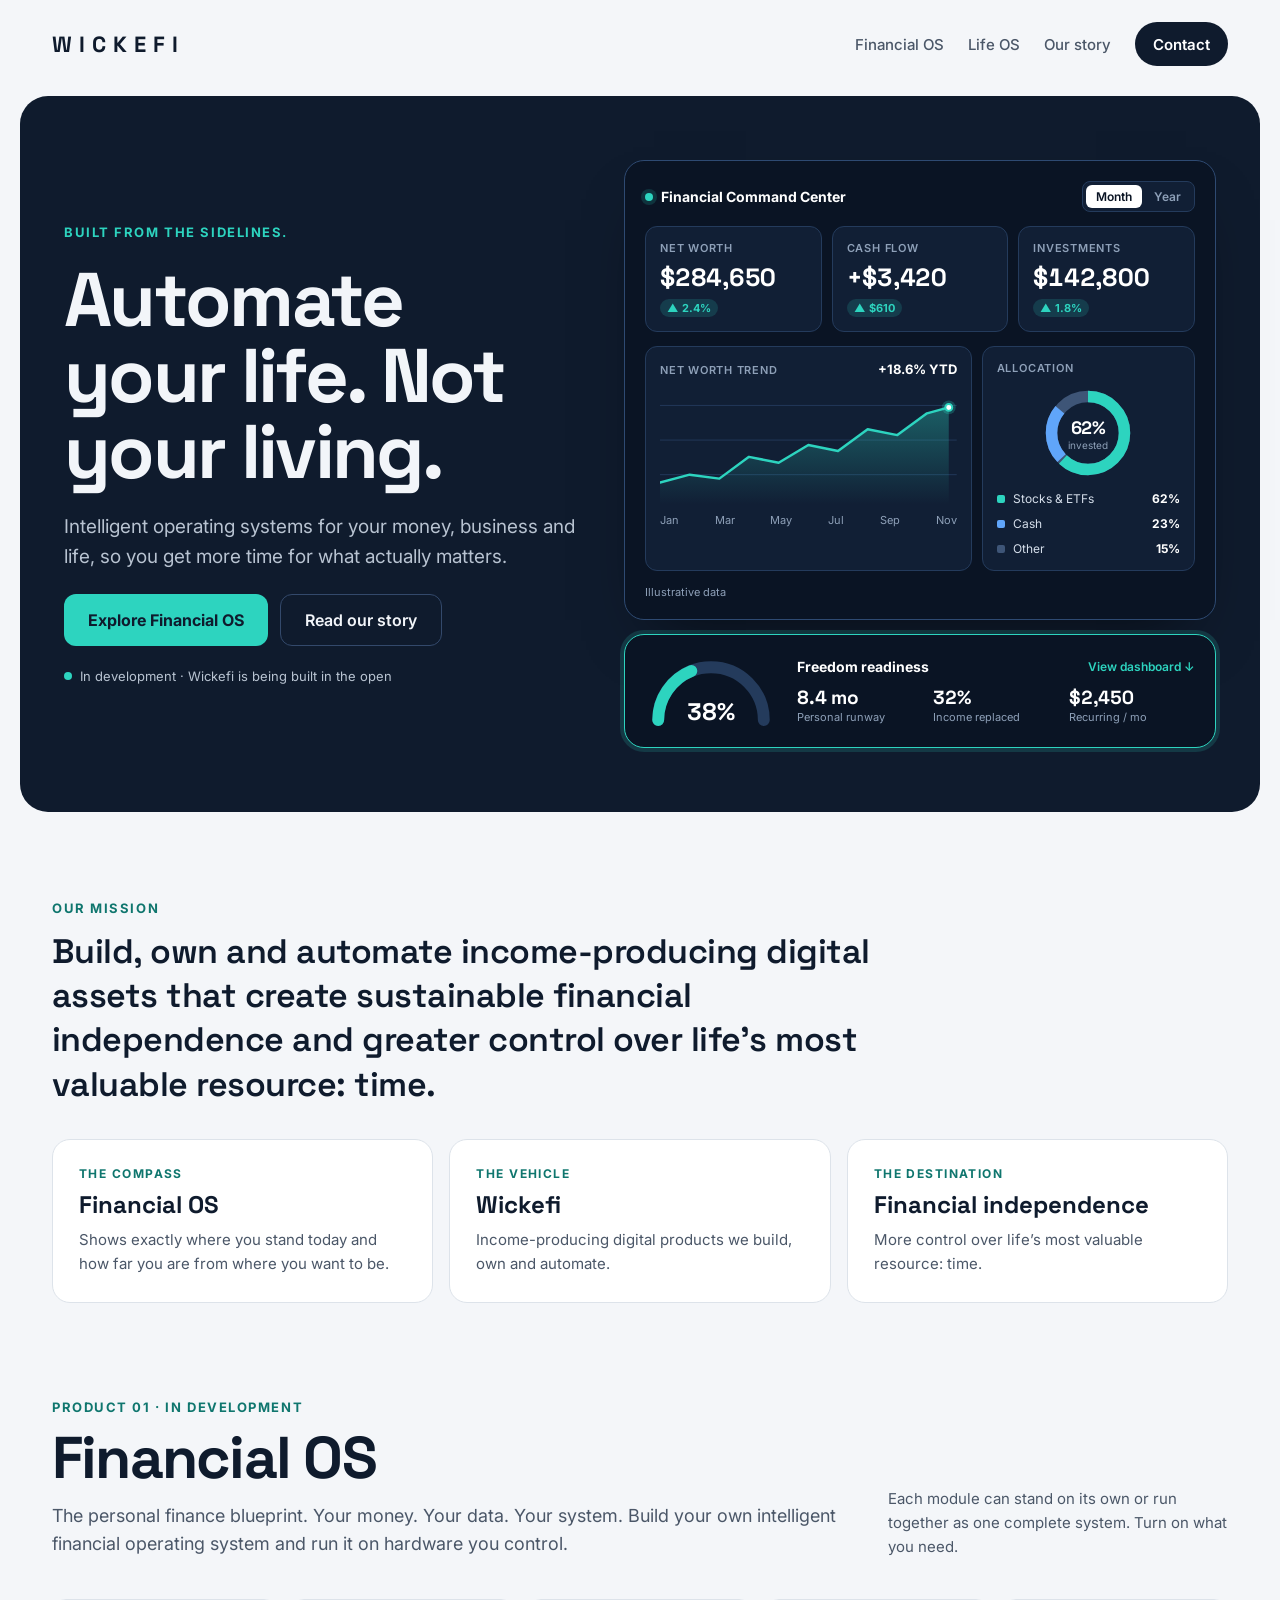
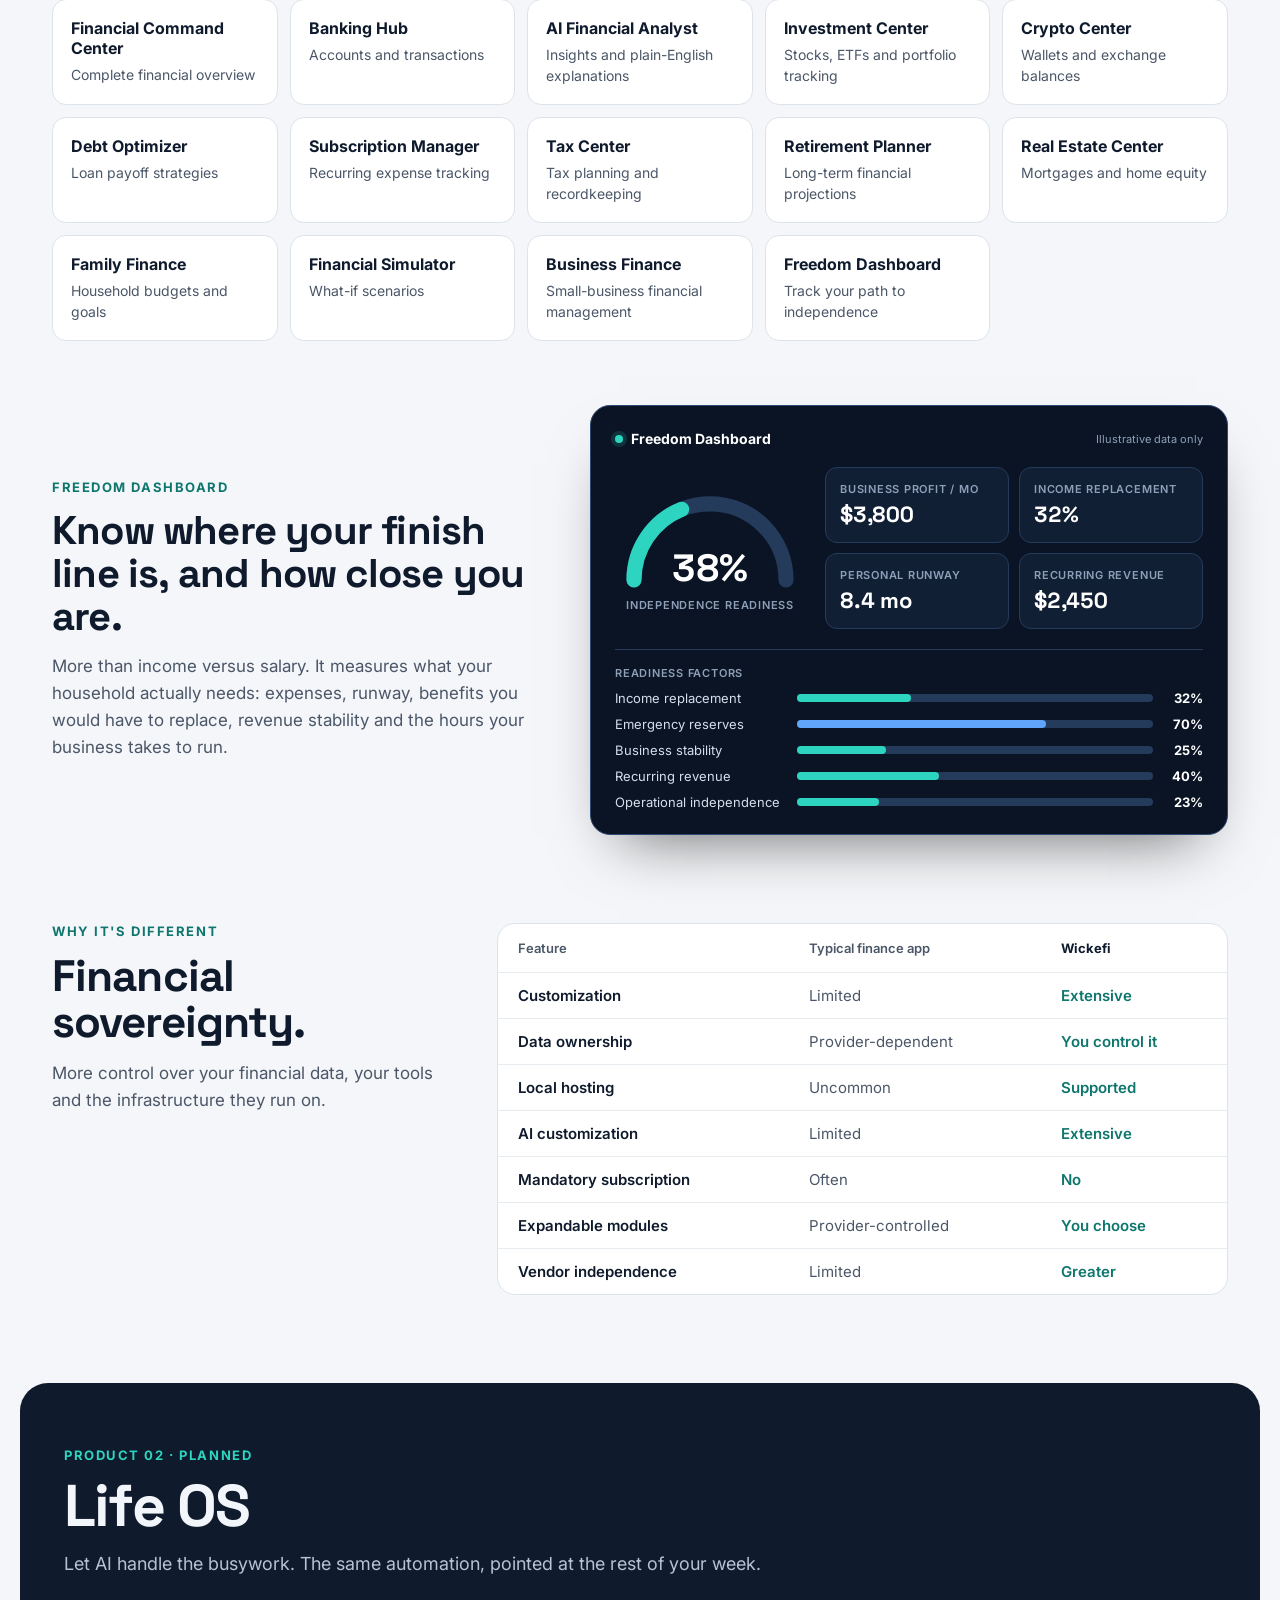
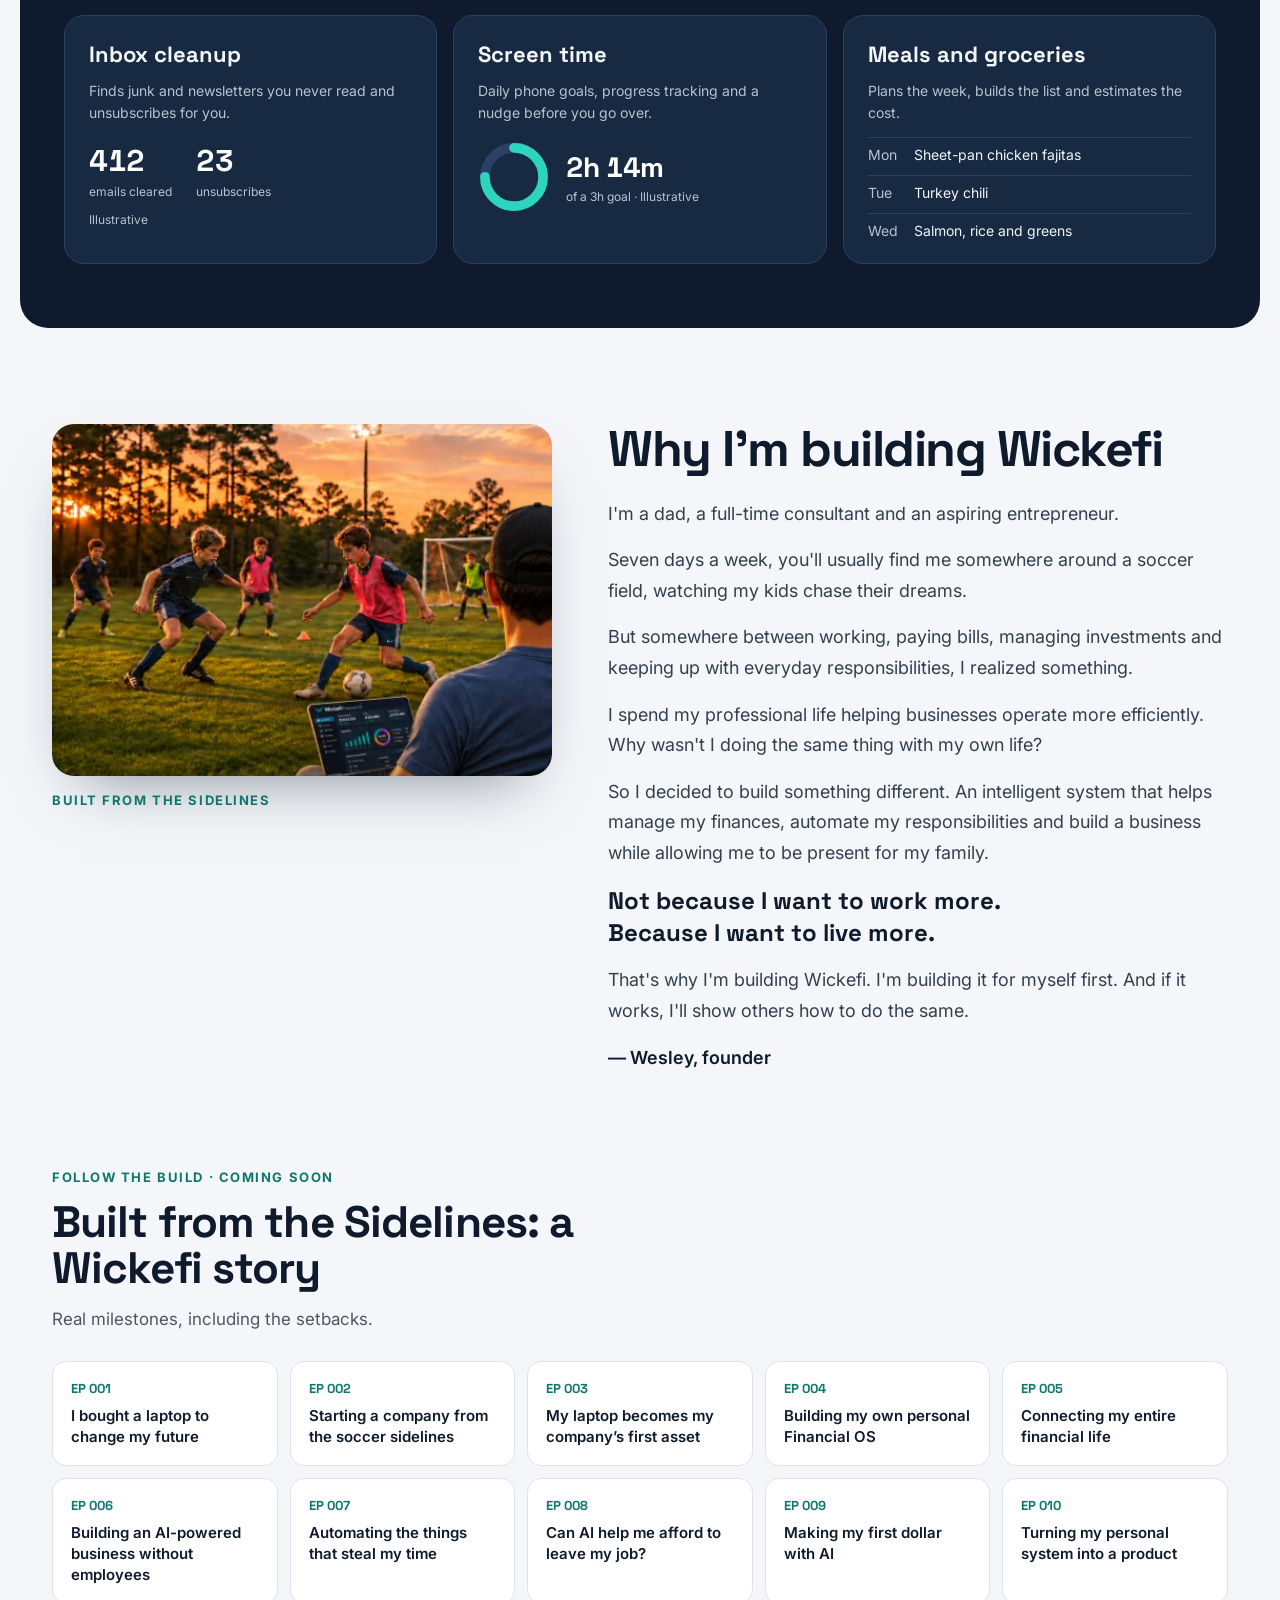
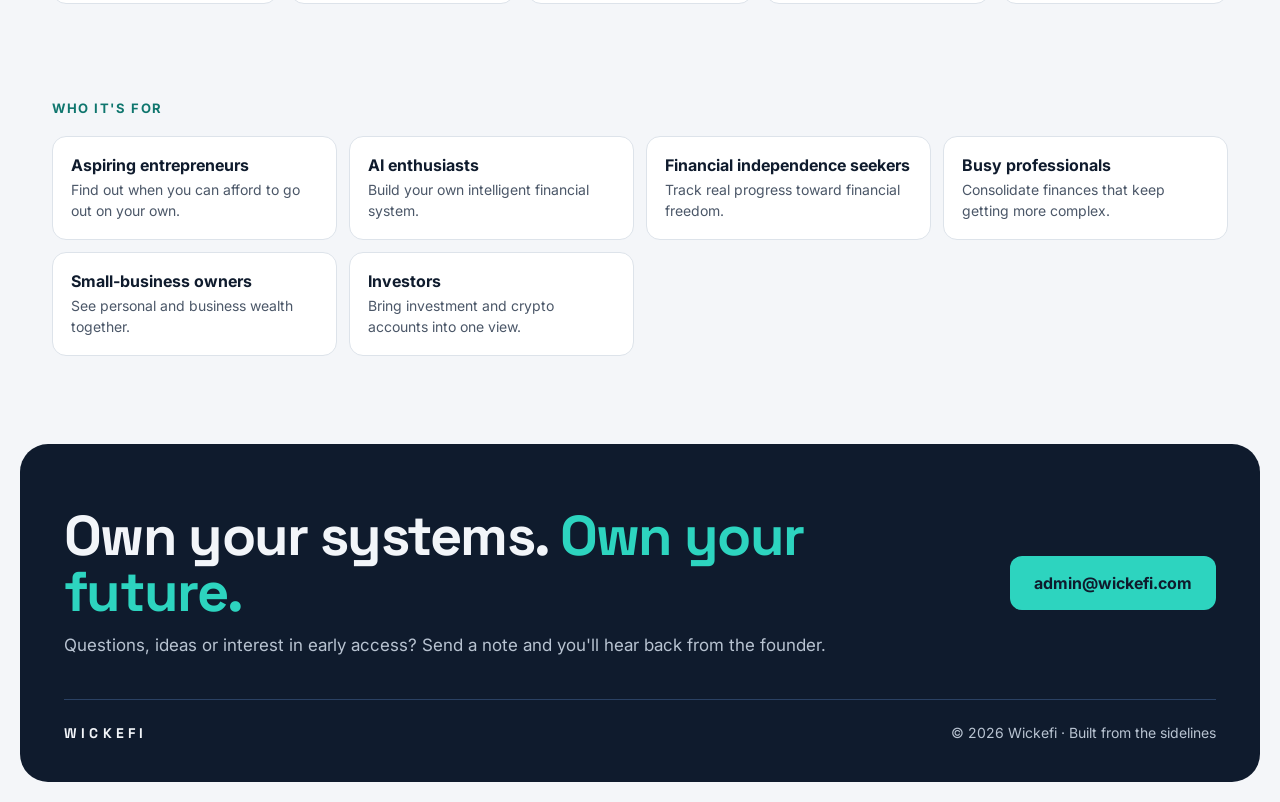
<file: index.html>
<!doctype html>
<html lang="en">
<head>
<meta charset="utf-8">
<meta name="viewport" content="width=device-width, initial-scale=1">
<title>Wickefi | Automate your life. Not your living.</title>
<meta name="description" content="Wickefi builds intelligent, self-hosted operating systems for your money, business and life. Financial OS is in development. Built from the sidelines.">
<meta name="theme-color" content="#0F1B2D">
<meta property="og:type" content="website">
<meta property="og:title" content="Wickefi | Automate your life. Not your living.">
<meta property="og:description" content="Intelligent operating systems for your money, business and life.">
<meta property="og:url" content="https://wickefi.com/">
<meta property="og:image" content="https://wickefi.com/images/og-image.png">
<meta name="twitter:card" content="summary_large_image">
<link rel="canonical" href="https://wickefi.com/">
<link rel="icon" href="favicon.svg" type="image/svg+xml">
<link rel="preconnect" href="https://fonts.googleapis.com">
<link rel="preconnect" href="https://fonts.gstatic.com" crossorigin>
<link href="https://fonts.googleapis.com/css2?family=Inter:wght@400;500;600;700&family=Space+Grotesk:wght@500;600;700&display=swap" rel="stylesheet">
<link rel="stylesheet" href="styles.css">
</head>
<body>
<a class="skip" href="#main">Skip to content</a>

<header class="wrap site-header">
  <a class="wordmark" href="#top" aria-label="Wickefi home">WICKEFI</a>
  <nav class="nav" aria-label="Main">
    <a href="#financial-os">Financial OS</a>
    <a href="#life-os">Life OS</a>
    <a href="#story">Our story</a>
    <a class="pill" href="#contact">Contact</a>
  </nav>
</header>

<main id="main">

<section id="top" class="hero band-wrap">
  <div class="band">
    <div class="hero-copy">
      <span class="eyebrow">Built from the sidelines.</span>
      <h1 class="display">Automate your life. Not your living.</h1>
      <p class="lead">Intelligent operating systems for your money, business and life, so you get more time for what actually matters.</p>
      <div class="actions">
        <a class="btn btn-accent" href="#financial-os">Explore Financial OS</a>
        <a class="btn btn-ghost" href="#story">Read our story</a>
      </div>
      <span class="status"><span class="dot"></span>In development · Wickefi is being built in the open</span>
    </div>

    <div class="hero-widgets">
      <div class="widget" role="group" aria-label="Financial Command Center preview with illustrative data">
        <div class="widget-head">
          <span class="widget-title"><span class="dot glow"></span>Financial Command Center</span>
          <span class="seg" aria-hidden="true"><span class="on">Month</span><span>Year</span></span>
        </div>
        <div class="kpis">
          <div class="tile"><div class="label">Net worth</div><div class="num">$284,650</div><span class="chip">▲ 2.4%</span></div>
          <div class="tile"><div class="label">Cash flow</div><div class="num">+$3,420</div><span class="chip">▲ $610</span></div>
          <div class="tile"><div class="label">Investments</div><div class="num">$142,800</div><span class="chip">▲ 1.8%</span></div>
        </div>
        <div class="charts">
          <div class="tile chart-trend">
            <div style="display:flex;justify-content:space-between;align-items:baseline"><span class="label">Net worth trend</span><span style="font-size:13px;font-weight:700;color:#fff">+18.6% YTD</span></div>
            <svg viewBox="0 0 300 120" style="width:100%;height:120px;margin-top:8px" aria-hidden="true">
              <defs><linearGradient id="nwfill" x1="0" y1="0" x2="0" y2="1"><stop offset="0" stop-color="#2DD4BF" stop-opacity=".35"/><stop offset="1" stop-color="#2DD4BF" stop-opacity="0"/></linearGradient></defs>
              <line x1="0" y1="20" x2="300" y2="20" stroke="#22385A"/><line x1="0" y1="55" x2="300" y2="55" stroke="#22385A"/><line x1="0" y1="90" x2="300" y2="90" stroke="#22385A"/>
              <path d="M0 98 L30 90 L60 94 L90 72 L120 78 L150 60 L180 66 L210 44 L240 50 L270 28 L292 22 L292 120 L0 120 Z" fill="url(#nwfill)"/>
              <path d="M0 98 L30 90 L60 94 L90 72 L120 78 L150 60 L180 66 L210 44 L240 50 L270 28 L292 22" fill="none" stroke="#2DD4BF" stroke-width="2.5" stroke-linejoin="round" stroke-linecap="round"/>
              <circle cx="292" cy="22" r="7" fill="#2DD4BF" opacity=".25"/><circle cx="292" cy="22" r="3.5" fill="#fff" stroke="#2DD4BF" stroke-width="2"/>
            </svg>
            <div class="months"><span>Jan</span><span>Mar</span><span>May</span><span>Jul</span><span>Sep</span><span>Nov</span></div>
          </div>
          <div class="tile chart-alloc">
            <span class="label">Allocation</span>
            <div class="donut">
              <svg width="96" height="96" viewBox="0 0 100 100" aria-hidden="true"><g transform="rotate(-90 50 50)"><circle cx="50" cy="50" r="38" fill="none" stroke="#3E5577" stroke-width="12"/><circle cx="50" cy="50" r="38" fill="none" stroke="#2DD4BF" stroke-width="12" stroke-dasharray="148 239"/><circle cx="50" cy="50" r="38" fill="none" stroke="#60A5FA" stroke-width="12" stroke-dasharray="55 239" stroke-dashoffset="-150"/></g></svg>
              <div class="donut-center"><span class="num" style="font-size:18px">62%</span><span style="font-size:10px;color:#8EA0B8">invested</span></div>
            </div>
            <div class="legend"><i style="background:#2DD4BF"></i><span>Stocks &amp; ETFs</span><b>62%</b></div>
            <div class="legend"><i style="background:#60A5FA"></i><span>Cash</span><b>23%</b></div>
            <div class="legend"><i style="background:#3E5577"></i><span>Other</span><b>15%</b></div>
          </div>
        </div>
        <span class="note">Illustrative data</span>
      </div>

      <a class="freedom-mini" href="#freedom">
        <div class="gauge" style="width:132px;height:76px">
          <svg width="132" height="76" viewBox="0 0 200 112" aria-hidden="true"><path d="M20 100 A80 80 0 0 1 180 100" fill="none" stroke="#243B5C" stroke-width="18" stroke-linecap="round"/><path d="M20 100 A80 80 0 0 1 180 100" fill="none" stroke="#2DD4BF" stroke-width="18" stroke-linecap="round" stroke-dasharray="95 252"/></svg>
          <span class="num" style="font-size:24px;bottom:2px">38%</span>
        </div>
        <div style="flex:1 1 260px;min-width:0;display:flex;flex-direction:column;gap:10px">
          <div style="display:flex;justify-content:space-between;align-items:center;gap:8px"><span style="font-size:14px;font-weight:700;color:#fff">Freedom readiness</span><span style="font-size:12px;font-weight:600;color:#2DD4BF">View dashboard ↓</span></div>
          <div class="mini-stats">
            <div><div class="num" style="font-size:19px">8.4 mo</div><div class="note">Personal runway</div></div>
            <div><div class="num" style="font-size:19px">32%</div><div class="note">Income replaced</div></div>
            <div><div class="num" style="font-size:19px">$2,450</div><div class="note">Recurring / mo</div></div>
          </div>
        </div>
      </a>
    </div>
  </div>
</section>

<section class="wrap mission" aria-labelledby="mission-h">
  <div class="stack">
    <span class="eyebrow" id="mission-h">Our mission</span>
    <p class="mission-statement">Build, own and automate income-producing digital assets that create sustainable financial independence and greater control over life's most valuable resource: time.</p>
  </div>
  <div class="grid-cards">
    <div class="card"><span class="eyebrow">The compass</span><h3>Financial OS</h3><p>Shows exactly where you stand today and how far you are from where you want to be.</p></div>
    <div class="card"><span class="eyebrow">The vehicle</span><h3>Wickefi</h3><p>Income-producing digital products we build, own and automate.</p></div>
    <div class="card"><span class="eyebrow">The destination</span><h3>Financial independence</h3><p>More control over life’s most valuable resource: time.</p></div>
  </div>
</section>

<section id="financial-os" class="wrap fos">
  <div class="split">
    <div class="stack" style="flex:1 1 520px">
      <span class="eyebrow">Product 01 · In development</span>
      <h2 class="display h2">Financial OS</h2>
      <p class="lead">The personal finance blueprint. Your money. Your data. Your system. Build your own intelligent financial operating system and run it on hardware you control.</p>
    </div>
    <p style="flex:0 1 340px;font-size:15px;line-height:1.6;color:var(--muted)">Each module can stand on its own or run together as one complete system. Turn on what you need.</p>
  </div>
  <div class="modules">
    <div class="module"><h3>Financial Command Center</h3><p>Complete financial overview</p></div>
    <div class="module"><h3>Banking Hub</h3><p>Accounts and transactions</p></div>
    <div class="module"><h3>AI Financial Analyst</h3><p>Insights and plain-English explanations</p></div>
    <div class="module"><h3>Investment Center</h3><p>Stocks, ETFs and portfolio tracking</p></div>
    <div class="module"><h3>Crypto Center</h3><p>Wallets and exchange balances</p></div>
    <div class="module"><h3>Debt Optimizer</h3><p>Loan payoff strategies</p></div>
    <div class="module"><h3>Subscription Manager</h3><p>Recurring expense tracking</p></div>
    <div class="module"><h3>Tax Center</h3><p>Tax planning and recordkeeping</p></div>
    <div class="module"><h3>Retirement Planner</h3><p>Long-term financial projections</p></div>
    <div class="module"><h3>Real Estate Center</h3><p>Mortgages and home equity</p></div>
    <div class="module"><h3>Family Finance</h3><p>Household budgets and goals</p></div>
    <div class="module"><h3>Financial Simulator</h3><p>What-if scenarios</p></div>
    <div class="module"><h3>Business Finance</h3><p>Small-business financial management</p></div>
    <div class="module"><h3>Freedom Dashboard</h3><p>Track your path to independence</p></div>
  </div>

  <div id="freedom" class="freedom">
    <div class="freedom-copy stack">
      <span class="eyebrow">Freedom Dashboard</span>
      <h3 class="display">Know where your finish line is, and how close you are.</h3>
      <p class="lead" style="font-size:17px">More than income versus salary. It measures what your household actually needs: expenses, runway, benefits you would have to replace, revenue stability and the hours your business takes to run.</p>
    </div>
    <div class="widget freedom-widget" role="group" aria-label="Freedom Dashboard preview with illustrative data">
      <div class="widget-head"><span class="widget-title"><span class="dot glow"></span>Freedom Dashboard</span><span class="note">Illustrative data only</span></div>
      <div class="freedom-top">
        <div class="freedom-gauge">
          <div class="gauge" style="width:190px;height:108px">
            <svg width="190" height="108" viewBox="0 0 200 112" aria-hidden="true"><path d="M20 100 A80 80 0 0 1 180 100" fill="none" stroke="#243B5C" stroke-width="16" stroke-linecap="round"/><path d="M20 100 A80 80 0 0 1 180 100" fill="none" stroke="#2DD4BF" stroke-width="16" stroke-linecap="round" stroke-dasharray="95 252"/></svg>
            <span class="num" style="font-size:38px">38%</span>
          </div>
          <span class="label" style="margin-top:6px">Independence readiness</span>
        </div>
        <div class="freedom-kpis">
          <div class="tile"><div class="label">Business profit / mo</div><div class="num">$3,800</div></div>
          <div class="tile"><div class="label">Income replacement</div><div class="num">32%</div></div>
          <div class="tile"><div class="label">Personal runway</div><div class="num">8.4 mo</div></div>
          <div class="tile"><div class="label">Recurring revenue</div><div class="num">$2,450</div></div>
        </div>
      </div>
      <div class="factors">
        <span class="label">Readiness factors</span>
        <div class="factor"><span>Income replacement</span><div class="bar"><i style="width:32%"></i></div><b>32%</b></div>
        <div class="factor"><span>Emergency reserves</span><div class="bar"><i style="width:70%;background:#60A5FA"></i></div><b>70%</b></div>
        <div class="factor"><span>Business stability</span><div class="bar"><i style="width:25%"></i></div><b>25%</b></div>
        <div class="factor"><span>Recurring revenue</span><div class="bar"><i style="width:40%"></i></div><b>40%</b></div>
        <div class="factor"><span>Operational independence</span><div class="bar"><i style="width:23%"></i></div><b>23%</b></div>
      </div>
    </div>
  </div>
</section>

<section class="wrap compare" aria-labelledby="compare-h">
  <div class="compare-copy stack">
    <span class="eyebrow">Why it's different</span>
    <h2 class="display h2-sm" id="compare-h">Financial sovereignty.</h2>
    <p class="lead" style="font-size:17px">More control over your financial data, your tools and the infrastructure they run on.</p>
  </div>
  <div class="table-box">
    <table>
      <thead><tr><th scope="col">Feature</th><th scope="col">Typical finance app</th><th scope="col">Wickefi</th></tr></thead>
      <tbody>
        <tr><td>Customization</td><td>Limited</td><td>Extensive</td></tr>
        <tr><td>Data ownership</td><td>Provider-dependent</td><td>You control it</td></tr>
        <tr><td>Local hosting</td><td>Uncommon</td><td>Supported</td></tr>
        <tr><td>AI customization</td><td>Limited</td><td>Extensive</td></tr>
        <tr><td>Mandatory subscription</td><td>Often</td><td>No</td></tr>
        <tr><td>Expandable modules</td><td>Provider-controlled</td><td>You choose</td></tr>
        <tr><td>Vendor independence</td><td>Limited</td><td>Greater</td></tr>
      </tbody>
    </table>
  </div>
</section>

<section id="life-os" class="life band-wrap">
  <div class="band">
    <div class="stack" style="max-width:720px">
      <span class="eyebrow">Product 02 · Planned</span>
      <h2 class="display h2">Life OS</h2>
      <p class="lead">Let AI handle the busywork. The same automation, pointed at the rest of your week.</p>
    </div>
    <div class="grid-cards">
      <div class="life-card">
        <h3>Inbox cleanup</h3>
        <p>Finds junk and newsletters you never read and unsubscribes for you.</p>
        <div style="display:flex;gap:24px;margin-top:4px"><div><div class="num" style="font-size:30px">412</div><small>emails cleared</small></div><div><div class="num" style="font-size:30px">23</div><small>unsubscribes</small></div></div>
        <small>Illustrative</small>
      </div>
      <div class="life-card">
        <h3>Screen time</h3>
        <p>Daily phone goals, progress tracking and a nudge before you go over.</p>
        <div style="display:flex;align-items:center;gap:16px;margin-top:4px">
          <svg width="72" height="72" viewBox="0 0 104 104" aria-hidden="true"><circle cx="52" cy="52" r="42" fill="none" stroke="#2A4163" stroke-width="14"/><circle cx="52" cy="52" r="42" fill="none" stroke="#2DD4BF" stroke-width="14" stroke-linecap="round" stroke-dasharray="198 264" transform="rotate(-90 52 52)"/></svg>
          <div><div class="num" style="font-size:28px">2h 14m</div><small>of a 3h goal · Illustrative</small></div>
        </div>
      </div>
      <div class="life-card">
        <h3>Meals and groceries</h3>
        <p>Plans the week, builds the list and estimates the cost.</p>
        <div class="meal"><span>Mon</span><span>Sheet-pan chicken fajitas</span></div>
        <div class="meal"><span>Tue</span><span>Turkey chili</span></div>
        <div class="meal"><span>Wed</span><span>Salmon, rice and greens</span></div>
      </div>
    </div>
  </div>
</section>

<section id="story" class="wrap story">
  <div class="story-photo">
    <img src="images/sideline.jpg" width="476" height="352" alt="A parent on the sidelines of youth soccer practice at sunset, with the Wickefi dashboard open on a laptop">
    <span class="eyebrow">Built from the sidelines</span>
  </div>
  <div class="story-text">
    <h2 class="display">Why I'm building Wickefi</h2>
    <p>I'm a dad, a full-time consultant and an aspiring entrepreneur.</p>
    <p>Seven days a week, you'll usually find me somewhere around a soccer field, watching my kids chase their dreams.</p>
    <p>But somewhere between working, paying bills, managing investments and keeping up with everyday responsibilities, I realized something.</p>
    <p>I spend my professional life helping businesses operate more efficiently. Why wasn't I doing the same thing with my own life?</p>
    <p>So I decided to build something different. An intelligent system that helps manage my finances, automate my responsibilities and build a business while allowing me to be present for my family.</p>
    <p class="pull">Not because I want to work more.<br>Because I want to live more.</p>
    <p>That's why I'm building Wickefi. I'm building it for myself first. And if it works, I'll show others how to do the same.</p>
    <p class="sign">— Wesley, founder</p>
  </div>
</section>

<section class="wrap series" aria-labelledby="series-h">
  <div class="stack" style="max-width:640px">
    <span class="eyebrow">Follow the build · Coming soon</span>
    <h2 class="display h2-sm" id="series-h">Built from the Sidelines: a Wickefi story</h2>
    <p class="lead" style="font-size:17px">Real milestones, including the setbacks.</p>
  </div>
  <div class="modules">
    <div class="episode"><span>EP 001</span><p>I bought a laptop to change my future</p></div>
    <div class="episode"><span>EP 002</span><p>Starting a company from the soccer sidelines</p></div>
    <div class="episode"><span>EP 003</span><p>My laptop becomes my company’s first asset</p></div>
    <div class="episode"><span>EP 004</span><p>Building my own personal Financial OS</p></div>
    <div class="episode"><span>EP 005</span><p>Connecting my entire financial life</p></div>
    <div class="episode"><span>EP 006</span><p>Building an AI-powered business without employees</p></div>
    <div class="episode"><span>EP 007</span><p>Automating the things that steal my time</p></div>
    <div class="episode"><span>EP 008</span><p>Can AI help me afford to leave my job?</p></div>
    <div class="episode"><span>EP 009</span><p>Making my first dollar with AI</p></div>
    <div class="episode"><span>EP 010</span><p>Turning my personal system into a product</p></div>
  </div>
</section>

<section class="wrap audiences" aria-labelledby="aud-h">
  <span class="eyebrow" id="aud-h">Who it's for</span>
  <div class="grid-cards" style="gap:12px">
    <div class="aud"><strong>Aspiring entrepreneurs</strong><span>Find out when you can afford to go out on your own.</span></div>
    <div class="aud"><strong>AI enthusiasts</strong><span>Build your own intelligent financial system.</span></div>
    <div class="aud"><strong>Financial independence seekers</strong><span>Track real progress toward financial freedom.</span></div>
    <div class="aud"><strong>Busy professionals</strong><span>Consolidate finances that keep getting more complex.</span></div>
    <div class="aud"><strong>Small-business owners</strong><span>See personal and business wealth together.</span></div>
    <div class="aud"><strong>Investors</strong><span>Bring investment and crypto accounts into one view.</span></div>
  </div>
</section>

</main>

<footer id="contact" class="contact band-wrap">
  <div class="band">
    <div class="contact-row">
      <div class="stack" style="flex:1 1 460px;gap:12px">
        <h2 class="display">Own your systems. <span>Own your future.</span></h2>
        <p class="lead" style="font-size:17px">Questions, ideas or interest in early access? Send a note and you'll hear back from the founder.</p>
      </div>
      <a class="btn btn-accent" href="mailto:admin@wickefi.com" style="min-height:54px">admin@wickefi.com</a>
    </div>
    <div class="footer-row">
      <span class="wm">WICKEFI</span>
      <span>© 2026 Wickefi · Built from the sidelines</span>
    </div>
  </div>
</footer>

</body>
</html>
</file>
<file: styles.css>
/* Wickefi — site styles (v1, Nov 2026) */
:root {
  --navy: #0F1B2D;
  --navy-deep: #0A1424;
  --navy-card: #111F35;
  --navy-line: #243B5C;
  --navy-edge: #2E4A72;
  --page: #F4F6F9;
  --white: #FFFFFF;
  --ink: #0F1B2D;
  --body: #33404F;
  --muted: #4B5768;
  --line: #DDE3EA;
  --on-navy: #F2F5F9;
  --on-navy-muted: #B8C3D1;
  --widget-label: #8EA0B8;
  --widget-text: #D5DEEA;
  --accent: #2DD4BF;
  --accent-deep: #0F766E;
  --accent-tint: rgba(45, 212, 191, 0.16);
  --blue: #60A5FA;
  --slate: #3E5577;
  --display: 'Space Grotesk', system-ui, sans-serif;
  --sans: 'Inter', system-ui, -apple-system, 'Segoe UI', sans-serif;
}

* { box-sizing: border-box; }
html { scroll-behavior: smooth; }
body { margin: 0; font-family: var(--sans); background: var(--page); color: var(--ink); -webkit-font-smoothing: antialiased; }
img { max-width: 100%; }
a { color: inherit; }
a:hover { opacity: .88; }
a:focus-visible { outline: 3px solid var(--accent); outline-offset: 3px; border-radius: 6px; }
h1, h2, h3, p { margin: 0; }
.skip { position: absolute; left: -999px; top: 8px; background: var(--white); padding: 8px 12px; border-radius: 8px; z-index: 10; }
.skip:focus { left: 8px; }

.wrap { max-width: 1240px; margin: 0 auto; padding: 0 32px; }
.band-wrap { padding: 0 20px; }
.band { max-width: 1280px; margin: 0 auto; background: var(--navy); color: var(--on-navy); border-radius: 28px; padding: 64px 44px; }

.display { font-family: var(--display); font-weight: 700; letter-spacing: -0.03em; }
.eyebrow { font-size: 13px; font-weight: 700; letter-spacing: .12em; text-transform: uppercase; color: var(--accent-deep); }
.band .eyebrow { color: var(--accent); }
.lead { font-size: 18px; line-height: 1.6; color: var(--muted); }
.band .lead { color: var(--on-navy-muted); }
.h2 { font-size: clamp(36px, 4.6vw, 60px); line-height: 1; }
.h2-sm { font-size: clamp(30px, 3.6vw, 44px); line-height: 1.05; letter-spacing: -0.02em; }
.stack { display: flex; flex-direction: column; gap: 14px; }

/* Buttons */
.btn { display: inline-flex; align-items: center; min-height: 52px; padding: 0 24px; border-radius: 12px; font-weight: 700; font-size: 16px; text-decoration: none; }
.btn-accent { background: var(--accent); color: var(--navy); }
.btn-ghost { border: 1px solid #33496B; font-weight: 600; }

/* Header */
.site-header { display: flex; flex-wrap: wrap; gap: 16px; align-items: center; justify-content: space-between; padding-top: 22px; padding-bottom: 22px; }
.wordmark { font-family: var(--display); font-size: 22px; font-weight: 700; letter-spacing: .32em; text-decoration: none; }
.nav { display: flex; flex-wrap: wrap; gap: 24px; align-items: center; font-size: 15px; font-weight: 500; color: var(--muted); }
.nav a { text-decoration: none; }
.nav .pill { display: inline-flex; align-items: center; min-height: 44px; padding: 0 18px; border-radius: 999px; background: var(--navy); color: var(--white); font-weight: 600; }

/* Hero */
.hero { padding-top: 8px; }
.hero .band { display: flex; flex-wrap: wrap; gap: 48px; align-items: center; }
.hero-copy { flex: 1 1 440px; min-width: 0; display: flex; flex-direction: column; gap: 22px; align-items: flex-start; }
.hero h1 { font-size: clamp(42px, 6vw, 76px); line-height: 1; letter-spacing: -0.035em; }
.hero p.lead { font-size: 19px; max-width: 540px; }
.actions { display: flex; flex-wrap: wrap; gap: 12px; }
.status { display: inline-flex; align-items: center; gap: 8px; font-size: 13px; color: var(--on-navy-muted); }
.dot { width: 8px; height: 8px; border-radius: 50%; background: var(--accent); flex: none; }
.dot.glow { box-shadow: 0 0 0 4px var(--accent-tint); }
.hero-widgets { flex: 1 1 520px; min-width: 0; display: flex; flex-direction: column; gap: 14px; }

/* Widgets */
.widget { background: var(--navy-deep); border: 1px solid var(--navy-edge); border-radius: 20px; padding: 20px; box-shadow: 0 30px 60px -30px rgba(0,0,0,.6); display: flex; flex-direction: column; gap: 14px; color: var(--on-navy); }
.widget-head { display: flex; flex-wrap: wrap; justify-content: space-between; align-items: center; gap: 10px; }
.widget-title { display: inline-flex; align-items: center; gap: 8px; font-size: 14px; font-weight: 700; color: var(--white); }
.seg { display: inline-flex; gap: 2px; padding: 3px; border-radius: 8px; background: var(--navy-card); border: 1px solid var(--navy-line); font-size: 12px; font-weight: 600; }
.seg span { padding: 4px 10px; border-radius: 6px; color: var(--widget-label); }
.seg span.on { background: var(--white); color: var(--navy-deep); }
.tile { background: var(--navy-card); border: 1px solid var(--navy-line); border-radius: 12px; padding: 14px; min-width: 0; }
.label { font-size: 11px; font-weight: 600; letter-spacing: .07em; text-transform: uppercase; color: var(--widget-label); }
.num { font-family: var(--display); font-weight: 700; color: var(--white); font-variant-numeric: tabular-nums; letter-spacing: -0.01em; }
.chip { align-self: flex-start; font-size: 11px; font-weight: 700; padding: 2px 7px; border-radius: 999px; background: var(--accent-tint); color: var(--accent); }
.note { font-size: 11px; color: var(--widget-label); }
.kpis { display: grid; grid-template-columns: repeat(3, minmax(0, 1fr)); gap: 10px; }
.kpis .tile { display: flex; flex-direction: column; gap: 6px; }
.kpis .num { font-size: 25px; }
.charts { display: flex; flex-wrap: wrap; gap: 10px; }
.chart-trend { flex: 2 1 240px; }
.chart-alloc { flex: 1 1 170px; display: flex; flex-direction: column; gap: 10px; }
.months { display: flex; justify-content: space-between; font-size: 11px; color: var(--widget-label); margin-top: 4px; }
.donut { position: relative; width: 96px; height: 96px; align-self: center; }
.donut-center { position: absolute; inset: 0; display: flex; flex-direction: column; align-items: center; justify-content: center; }
.legend { display: flex; align-items: center; gap: 8px; font-size: 12px; color: var(--widget-text); }
.legend i { width: 8px; height: 8px; border-radius: 2px; flex: none; }
.legend span { flex: 1; }
.legend b { color: var(--white); }

.freedom-mini { text-decoration: none; background: var(--navy-deep); border: 1px solid var(--accent); border-radius: 20px; padding: 18px 20px; display: flex; flex-wrap: wrap; align-items: center; gap: 20px; box-shadow: 0 0 0 4px var(--accent-tint); color: var(--on-navy); }
.gauge { position: relative; flex: none; }
.gauge .num { position: absolute; left: 0; right: 0; bottom: 0; text-align: center; }
.mini-stats { display: grid; grid-template-columns: repeat(3, minmax(0, 1fr)); gap: 10px; }

/* Mission */
.mission { padding-top: 88px; padding-bottom: 40px; display: flex; flex-direction: column; gap: 32px; }
.mission-statement { font-family: var(--display); font-size: clamp(24px, 2.8vw, 34px); line-height: 1.3; font-weight: 600; letter-spacing: -0.015em; max-width: 860px; }
.grid-cards { display: grid; grid-template-columns: repeat(auto-fit, minmax(260px, 1fr)); gap: 16px; }
.card { background: var(--white); border: 1px solid var(--line); border-radius: 18px; padding: 26px; display: flex; flex-direction: column; gap: 8px; }
.card h3 { font-family: var(--display); font-size: 24px; font-weight: 700; }
.card p { font-size: 15px; line-height: 1.6; color: var(--muted); }
.card .eyebrow { font-size: 12px; }

/* Financial OS */
.fos { padding-top: 56px; padding-bottom: 88px; display: flex; flex-direction: column; gap: 40px; }
.split { display: flex; flex-wrap: wrap; gap: 40px; align-items: flex-end; justify-content: space-between; }
.modules { display: grid; grid-template-columns: repeat(auto-fill, minmax(220px, 1fr)); gap: 12px; }
.module { background: var(--white); border: 1px solid var(--line); border-radius: 14px; padding: 18px; display: flex; flex-direction: column; gap: 6px; }
.module h3 { font-size: 16px; font-weight: 700; }
.module p { font-size: 14px; line-height: 1.5; color: var(--muted); }
.freedom { display: flex; flex-wrap: wrap; gap: 40px; align-items: center; margin-top: 24px; scroll-margin-top: 24px; }
.freedom-copy { flex: 1 1 380px; min-width: 0; }
.freedom-copy h3 { font-size: clamp(28px, 3.2vw, 40px); line-height: 1.08; letter-spacing: -0.02em; }
.freedom-widget { flex: 1 1 520px; min-width: 0; padding: 24px; gap: 20px; }
.freedom-top { display: flex; flex-wrap: wrap; gap: 20px; align-items: center; }
.freedom-gauge { flex: 0 0 190px; display: flex; flex-direction: column; align-items: center; }
.freedom-kpis { flex: 1 1 240px; min-width: 0; display: grid; grid-template-columns: repeat(2, minmax(0, 1fr)); gap: 10px; }
.freedom-kpis .num { font-size: 22px; margin-top: 4px; }
.factors { display: flex; flex-direction: column; gap: 10px; padding-top: 16px; border-top: 1px solid var(--navy-line); }
.factor { display: flex; align-items: center; gap: 12px; font-size: 13px; }
.factor span:first-child { flex: 0 0 170px; color: var(--widget-text); }
.bar { flex: 1; height: 8px; border-radius: 4px; background: var(--navy-line); }
.bar i { display: block; height: 100%; border-radius: 4px; background: var(--accent); }
.factor b { flex: 0 0 38px; text-align: right; color: var(--white); }

/* Comparison */
.compare { padding-bottom: 88px; display: flex; flex-wrap: wrap; gap: 40px; }
.compare-copy { flex: 1 1 320px; }
.table-box { flex: 2 1 560px; min-width: 0; overflow-x: auto; background: var(--white); border: 1px solid var(--line); border-radius: 18px; }
table { width: 100%; border-collapse: collapse; font-size: 15px; min-width: 520px; }
th { text-align: left; padding: 16px 20px; font-size: 13px; font-weight: 600; color: var(--muted); }
th:last-child { color: var(--ink); font-weight: 700; }
td { padding: 13px 20px; border-top: 1px solid #E7ECF1; }
td:first-child { font-weight: 600; }
td:nth-child(2) { color: var(--muted); }
td:last-child { font-weight: 600; color: var(--accent-deep); }

/* Life OS */
.life .band { display: flex; flex-direction: column; gap: 36px; }
.life-card { background: #172A42; border: 1px solid #2A4163; border-radius: 20px; padding: 24px; display: flex; flex-direction: column; gap: 12px; }
.life-card h3 { font-family: var(--display); font-size: 22px; font-weight: 700; }
.life-card p { font-size: 14px; line-height: 1.6; color: var(--on-navy-muted); }
.life-card small { font-size: 12px; color: var(--on-navy-muted); }
.meal { display: flex; gap: 12px; font-size: 14px; padding-top: 8px; border-top: 1px solid #2A4163; }
.meal span:first-child { width: 34px; color: var(--on-navy-muted); }

/* Story */
.story { padding-top: 96px; padding-bottom: 96px; display: flex; flex-wrap: wrap; gap: 56px; align-items: flex-start; }
.story-photo { flex: 1 1 400px; min-width: 0; display: flex; flex-direction: column; gap: 16px; }
.story-photo img { display: block; width: 100%; aspect-ratio: 4 / 3; object-fit: cover; border-radius: 22px; box-shadow: 0 30px 60px -30px rgba(15,27,45,.5); }
.story-text { flex: 1 1 520px; min-width: 0; display: flex; flex-direction: column; gap: 16px; font-size: 18px; line-height: 1.7; color: var(--body); }
.story-text h2 { font-size: clamp(32px, 4vw, 50px); line-height: 1.02; color: var(--ink); margin-bottom: 8px; }
.pull { font-family: var(--display); font-size: 24px; line-height: 1.35; font-weight: 700; color: var(--ink); }
.sign { font-weight: 600; color: var(--ink); }

/* Episodes + audiences */
.series { padding-bottom: 96px; display: flex; flex-direction: column; gap: 28px; }
.episode { background: var(--white); border: 1px solid var(--line); border-radius: 14px; padding: 18px; display: flex; flex-direction: column; gap: 8px; }
.episode span { font-family: var(--display); font-size: 13px; font-weight: 700; color: var(--accent-deep); }
.episode p { font-size: 15px; font-weight: 600; line-height: 1.4; }
.audiences { padding-bottom: 88px; display: flex; flex-direction: column; gap: 20px; }
.aud { background: var(--white); border: 1px solid var(--line); border-radius: 14px; padding: 18px; display: flex; flex-direction: column; gap: 4px; }
.aud strong { font-size: 16px; }
.aud span { font-size: 14px; line-height: 1.5; color: var(--muted); }

/* Contact + footer */
.contact { padding-bottom: 20px; }
.contact .band { padding-bottom: 40px; display: flex; flex-direction: column; gap: 40px; }
.contact-row { display: flex; flex-wrap: wrap; gap: 28px; align-items: center; justify-content: space-between; }
.contact h2 { font-size: clamp(32px, 4.4vw, 56px); line-height: 1; }
.contact h2 span { color: var(--accent); }
.footer-row { display: flex; flex-wrap: wrap; gap: 12px; justify-content: space-between; padding-top: 24px; border-top: 1px solid #2A4163; font-size: 14px; color: var(--on-navy-muted); }
.footer-row .wm { font-family: var(--display); font-weight: 700; letter-spacing: .3em; color: var(--on-navy); }

@media (max-width: 640px) {
  .wrap { padding: 0 20px; }
  .band-wrap { padding: 0 10px; }
  .band { padding: 44px 22px; border-radius: 22px; }
  .kpis { grid-template-columns: 1fr; }
  .factor span:first-child { flex-basis: 120px; }
  .mini-stats { grid-template-columns: repeat(3, minmax(0, 1fr)); }
  .nav { gap: 16px; }
  .site-header { padding-bottom: 16px; }
  .kpis { grid-template-columns: repeat(2, minmax(0, 1fr)); }
  .kpis .tile:first-child { grid-column: 1 / -1; }
  .kpis .tile { padding: 12px; }
  .kpis .num { font-size: 21px; }
}
</file>
